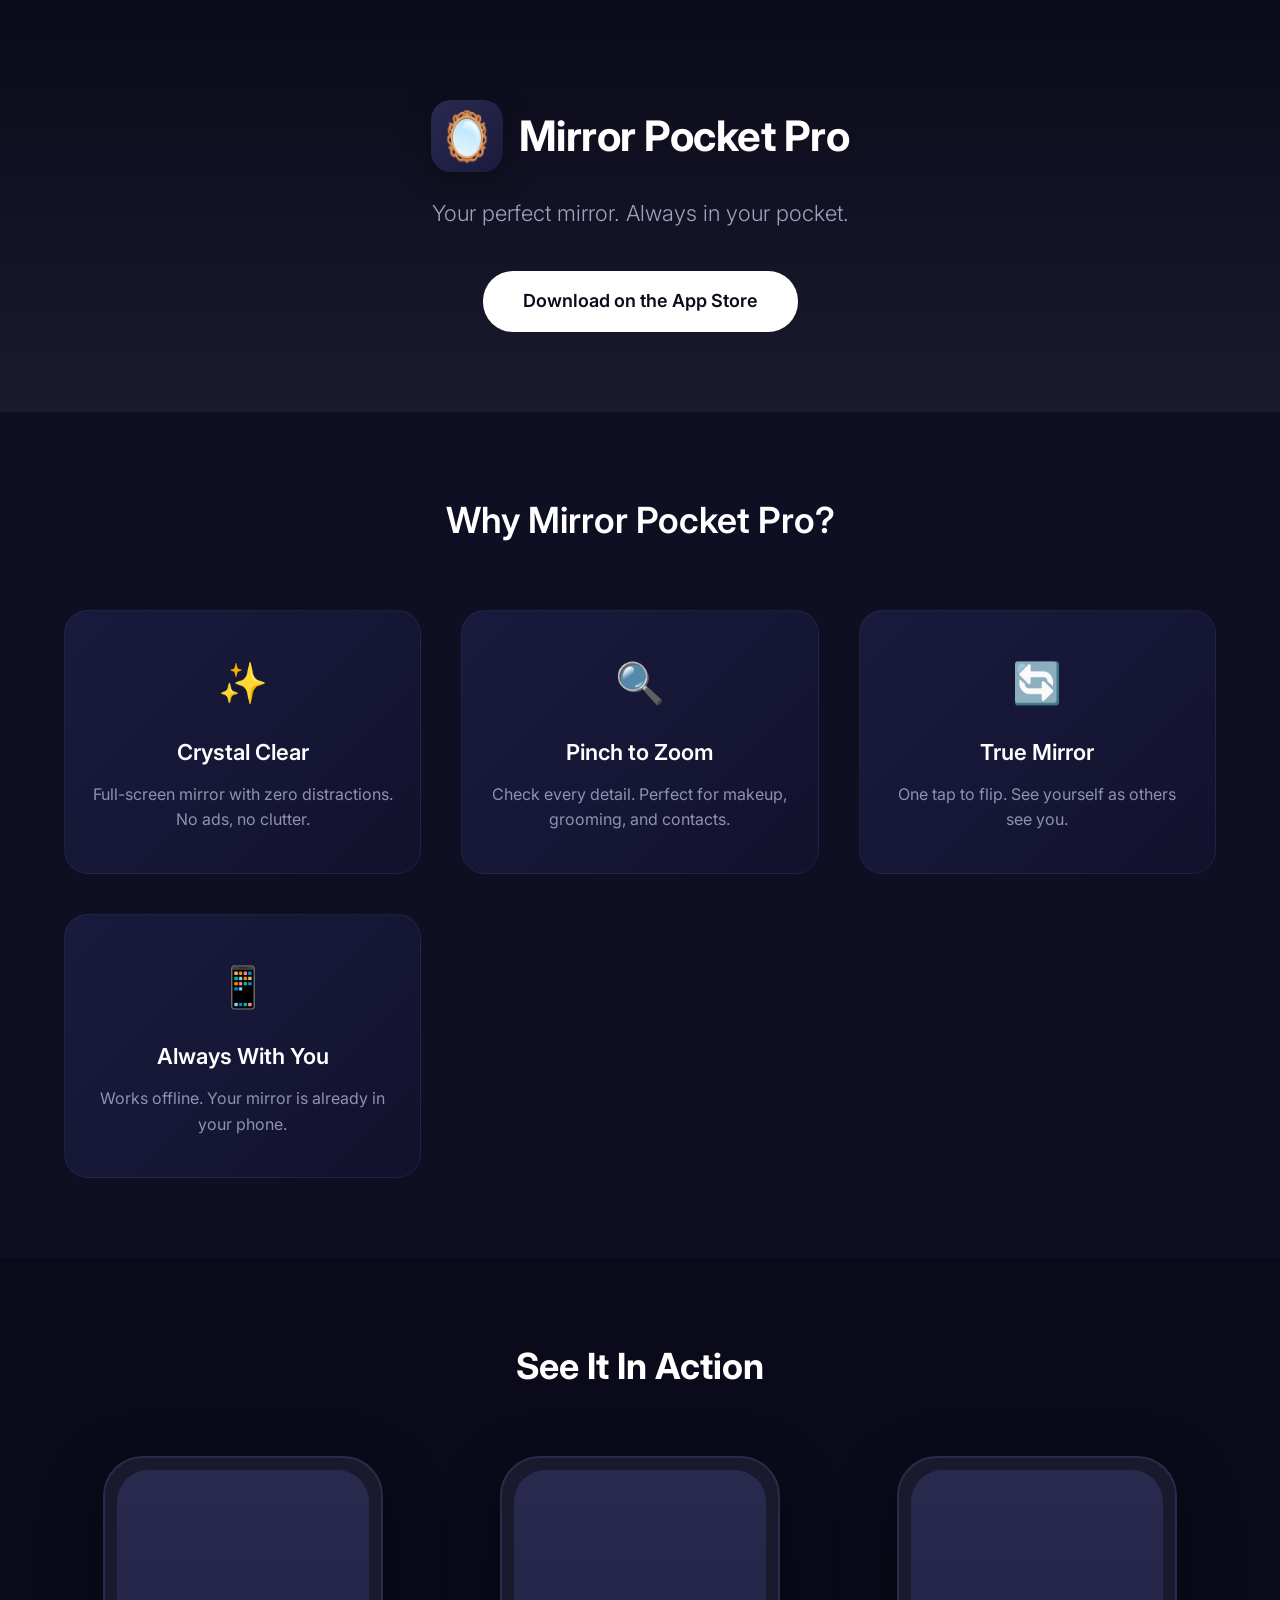
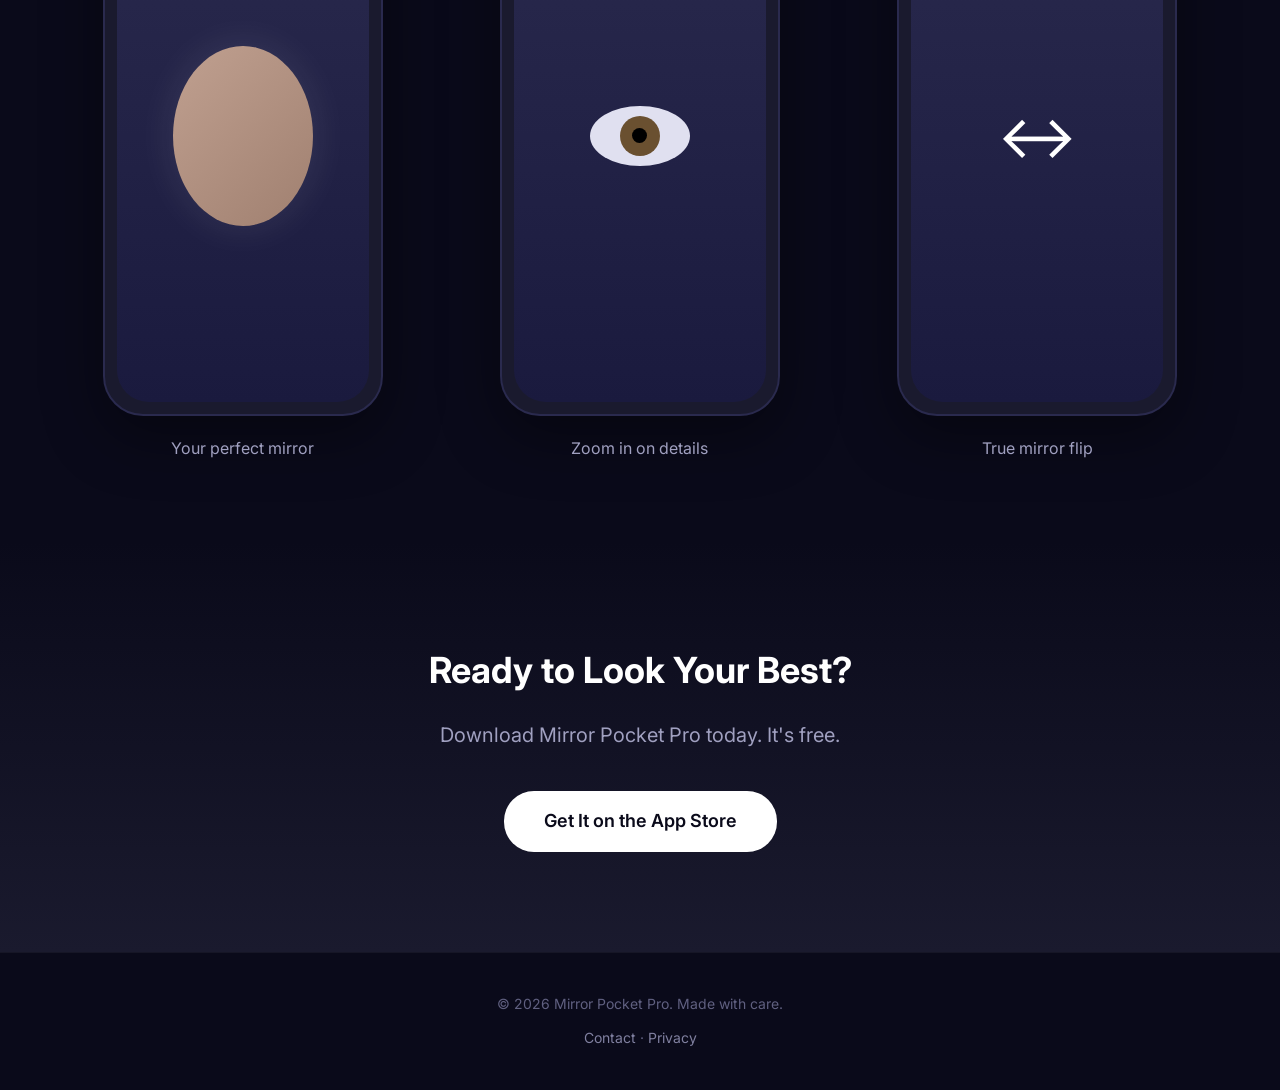
<file: index.html>
<!DOCTYPE html>
<html lang="en">
<head>
    <meta charset="UTF-8">
    <meta name="viewport" content="width=device-width, initial-scale=1.0">
    <title>Mirror Pocket Pro - Your Perfect Mirror</title>
    <link rel="stylesheet" href="style.css">
    <link rel="preconnect" href="https://fonts.googleapis.com">
    <link href="https://fonts.googleapis.com/css2?family=Inter:wght@300;400;600;700&display=swap" rel="stylesheet">
    <meta http-equiv="Cache-Control" content="no-cache, no-store, must-revalidate">
    <meta http-equiv="Pragma" content="no-cache">
    <meta http-equiv="Expires" content="0">
</head>
<body>
    <header>
        <div class="container">
            <div class="logo">
                <div class="icon">🪞</div>
                <h1>Mirror Pocket Pro</h1>
            </div>
            <p class="tagline">Your perfect mirror. Always in your pocket.</p>
            <a href="https://apps.apple.com" class="btn-download">Download on the App Store</a>
        </div>
    </header>

    <section class="features">
        <div class="container">
            <h2>Why Mirror Pocket Pro?</h2>
            
            <div class="feature-grid">
                <div class="feature">
                    <div class="feature-icon">✨</div>
                    <h3>Crystal Clear</h3>
                    <p>Full-screen mirror with zero distractions. No ads, no clutter.</p>
                </div>
                
                <div class="feature">
                    <div class="feature-icon">🔍</div>
                    <h3>Pinch to Zoom</h3>
                    <p>Check every detail. Perfect for makeup, grooming, and contacts.</p>
                </div>
                
                <div class="feature">
                    <div class="feature-icon">🔄</div>
                    <h3>True Mirror</h3>
                    <p>One tap to flip. See yourself as others see you.</p>
                </div>
                
                <div class="feature">
                    <div class="feature-icon">📱</div>
                    <h3>Always With You</h3>
                    <p>Works offline. Your mirror is already in your phone.</p>
                </div>
            </div>
        </div>
    </section>

    <section class="screenshots">
        <div class="container">
            <h2>See It In Action</h2>
            <div class="screenshot-grid">
                <div class="screenshot">
                    <div class="phone-mockup">
                        <div class="phone-screen">
                            <div class="mirror-face"></div>
                        </div>
                    </div>
                    <p>Your perfect mirror</p>
                </div>
                <div class="screenshot">
                    <div class="phone-mockup">
                        <div class="phone-screen">
                            <div class="zoom-eye"></div>
                        </div>
                    </div>
                    <p>Zoom in on details</p>
                </div>
                <div class="screenshot">
                    <div class="phone-mockup">
                        <div class="phone-screen">
                            <div class="flip-icon">↔️</div>
                        </div>
                    </div>
                    <p>True mirror flip</p>
                </div>
            </div>
        </div>
    </section>

    <section class="download">
        <div class="container">
            <h2>Ready to Look Your Best?</h2>
            <p>Download Mirror Pocket Pro today. It's free.</p>
            <a href="https://apps.apple.com" class="btn-download">Get It on the App Store</a>
        </div>
    </section>

    <footer>
        <div class="container">
            <p>© 2026 Mirror Pocket Pro. Made with care.</p>
            <p class="small"><a href="mailto:contact@boltco.fr?v=2">Contact</a> · <a href="privacy.html">Privacy</a></p>
        </div>
    </footer>
</body>
</html>
</file>
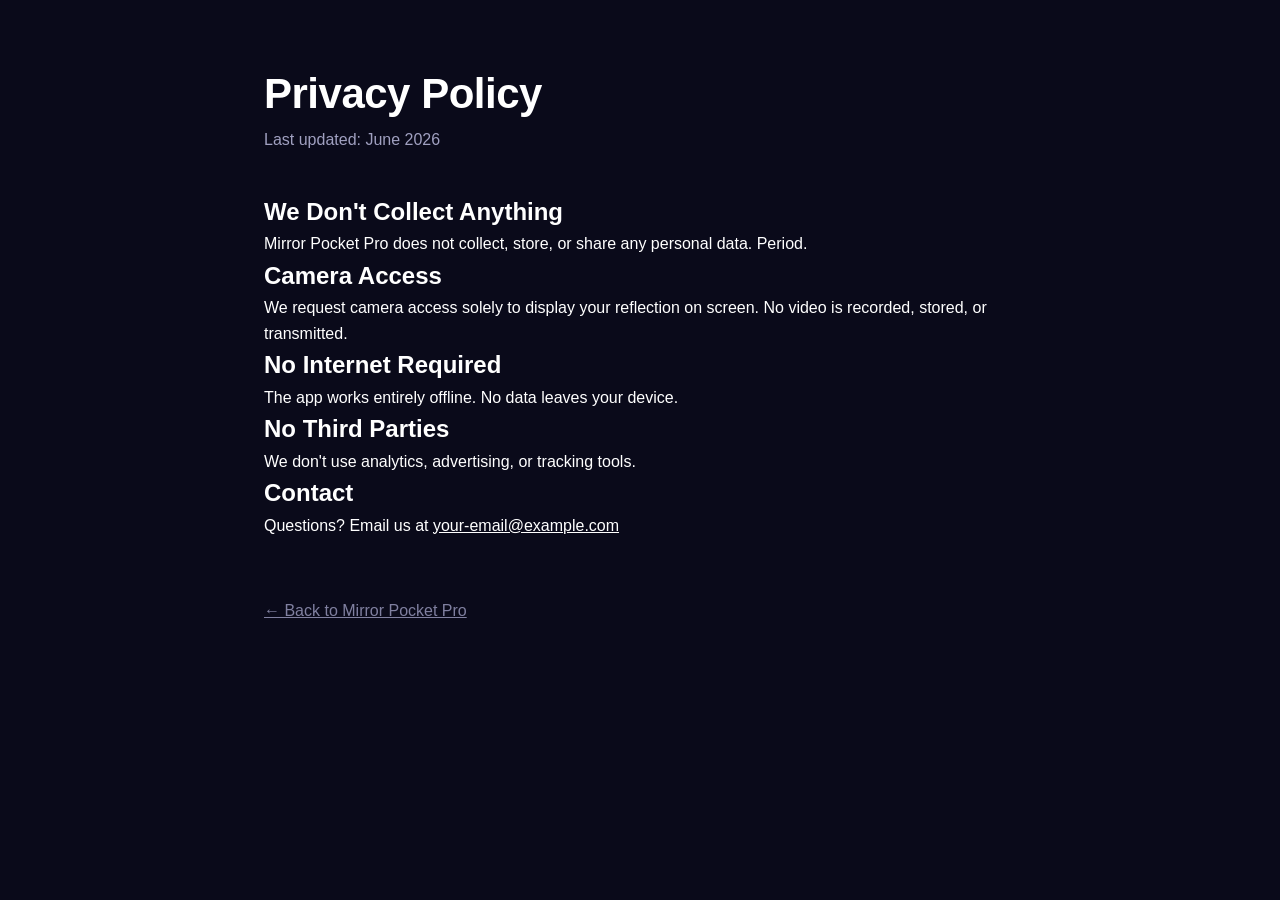
<file: privacy.html>
<!DOCTYPE html>
<html lang="en">
<head>
    <meta charset="UTF-8">
    <meta name="viewport" content="width=device-width, initial-scale=1.0">
    <title>Privacy Policy - Mirror Pocket Pro</title>
    <link rel="stylesheet" href="style.css">
</head>
<body>
    <div class="container" style="max-width: 800px; padding: 60px 24px;">
        <h1>Privacy Policy</h1>
        <p style="color: #a0a0c0; margin-bottom: 40px;">Last updated: June 2026</p>
        
        <h2>We Don't Collect Anything</h2>
        <p>Mirror Pocket Pro does not collect, store, or share any personal data. Period.</p>
        
        <h2>Camera Access</h2>
        <p>We request camera access solely to display your reflection on screen. No video is recorded, stored, or transmitted.</p>
        
        <h2>No Internet Required</h2>
        <p>The app works entirely offline. No data leaves your device.</p>
        
        <h2>No Third Parties</h2>
        <p>We don't use analytics, advertising, or tracking tools.</p>
        
        <h2>Contact</h2>
        <p>Questions? Email us at <a href="mailto:contact@boltco.fr" style="color: #fff;">your-email@example.com</a></p>
        
        <p style="margin-top: 60px;"><a href="index.html" style="color: #8080a0;">← Back to Mirror Pocket Pro</a></p>
    </div>
</body>
</html>
</file>
<file: style.css>
* {
    margin: 0;
    padding: 0;
    box-sizing: border-box;
}

body {
    font-family: 'Inter', -apple-system, BlinkMacSystemFont, sans-serif;
    background: #0a0a1a;
    color: #ffffff;
    line-height: 1.6;
}

.container {
    max-width: 1200px;
    margin: 0 auto;
    padding: 0 24px;
}

/* Header */
header {
    text-align: center;
    padding: 100px 0 80px;
    background: linear-gradient(180deg, #0a0a1a 0%, #1a1a2e 100%);
}

.logo {
    display: flex;
    align-items: center;
    justify-content: center;
    gap: 16px;
    margin-bottom: 24px;
}

.icon {
    font-size: 48px;
    width: 72px;
    height: 72px;
    display: flex;
    align-items: center;
    justify-content: center;
    background: linear-gradient(135deg, #2a2a4e, #1a1a3e);
    border-radius: 20px;
    box-shadow: 0 8px 32px rgba(0,0,0,0.3);
}

h1 {
    font-size: 42px;
    font-weight: 700;
    letter-spacing: -0.5px;
}

.tagline {
    font-size: 22px;
    color: #a0a0c0;
    margin-bottom: 40px;
    font-weight: 300;
}

.btn-download {
    display: inline-block;
    background: #ffffff;
    color: #0a0a1a;
    padding: 16px 40px;
    border-radius: 30px;
    text-decoration: none;
    font-weight: 600;
    font-size: 18px;
    transition: transform 0.2s, box-shadow 0.2s;
}

.btn-download:hover {
    transform: translateY(-2px);
    box-shadow: 0 12px 40px rgba(255,255,255,0.15);
}

/* Features */
.features {
    padding: 80px 0;
    background: #0f0f24;
}

.features h2 {
    text-align: center;
    font-size: 36px;
    margin-bottom: 60px;
    font-weight: 600;
}

.feature-grid {
    display: grid;
    grid-template-columns: repeat(auto-fit, minmax(260px, 1fr));
    gap: 40px;
}

.feature {
    text-align: center;
    padding: 40px 24px;
    background: linear-gradient(135deg, #1a1a3e, #12122e);
    border-radius: 24px;
    border: 1px solid rgba(255,255,255,0.05);
    transition: transform 0.2s;
}

.feature:hover {
    transform: translateY(-4px);
}

.feature-icon {
    font-size: 40px;
    margin-bottom: 20px;
}

.feature h3 {
    font-size: 22px;
    margin-bottom: 12px;
    font-weight: 600;
}

.feature p {
    color: #9090b0;
    font-size: 16px;
}

/* Screenshots */
.screenshots {
    padding: 80px 0;
    background: #0a0a1a;
}

.screenshots h2 {
    text-align: center;
    font-size: 36px;
    margin-bottom: 60px;
}

.screenshot-grid {
    display: grid;
    grid-template-columns: repeat(auto-fit, minmax(300px, 1fr));
    gap: 40px;
    justify-items: center;
}

.phone-mockup {
    width: 280px;
    height: 560px;
    background: #1a1a2e;
    border-radius: 40px;
    padding: 12px;
    border: 2px solid #2a2a4e;
    box-shadow: 0 20px 60px rgba(0,0,0,0.4);
}

.phone-screen {
    width: 100%;
    height: 100%;
    background: linear-gradient(180deg, #2a2a4e, #1a1a3e);
    border-radius: 32px;
    display: flex;
    align-items: center;
    justify-content: center;
    position: relative;
    overflow: hidden;
}

.mirror-face {
    width: 140px;
    height: 180px;
    background: linear-gradient(135deg, #c0a090, #a08070);
    border-radius: 50%;
    box-shadow: 0 0 40px rgba(255,255,255,0.1);
}

.zoom-eye {
    width: 100px;
    height: 60px;
    background: #e0e0f0;
    border-radius: 50%;
    position: relative;
}

.zoom-eye::after {
    content: '';
    position: absolute;
    width: 40px;
    height: 40px;
    background: #6a5030;
    border-radius: 50%;
    top: 10px;
    left: 30px;
}

.zoom-eye::before {
    content: '';
    position: absolute;
    width: 15px;
    height: 15px;
    background: #000;
    border-radius: 50%;
    top: 22px;
    left: 42px;
    z-index: 1;
}

.flip-icon {
    font-size: 60px;
}

.screenshot p {
    text-align: center;
    margin-top: 20px;
    color: #a0a0c0;
    font-size: 16px;
}

/* Download */
.download {
    padding: 100px 0;
    text-align: center;
    background: linear-gradient(180deg, #0a0a1a, #1a1a2e);
}

.download h2 {
    font-size: 36px;
    margin-bottom: 20px;
}

.download p {
    color: #a0a0c0;
    font-size: 20px;
    margin-bottom: 40px;
}

/* Footer */
footer {
    padding: 40px 0;
    text-align: center;
    background: #0a0a1a;
    border-top: 1px solid rgba(255,255,255,0.05);
}

footer p {
    color: #606080;
    font-size: 14px;
}

footer .small {
    margin-top: 12px;
}

footer a {
    color: #8080a0;
    text-decoration: none;
}

footer a:hover {
    color: #ffffff;
}

/* Responsive */
@media (max-width: 768px) {
    h1 {
        font-size: 32px;
    }
    
    .tagline {
        font-size: 18px;
    }
    
    .feature-grid {
        grid-template-columns: 1fr;
    }
    
    .phone-mockup {
        width: 240px;
        height: 480px;
    }
}
</file>
